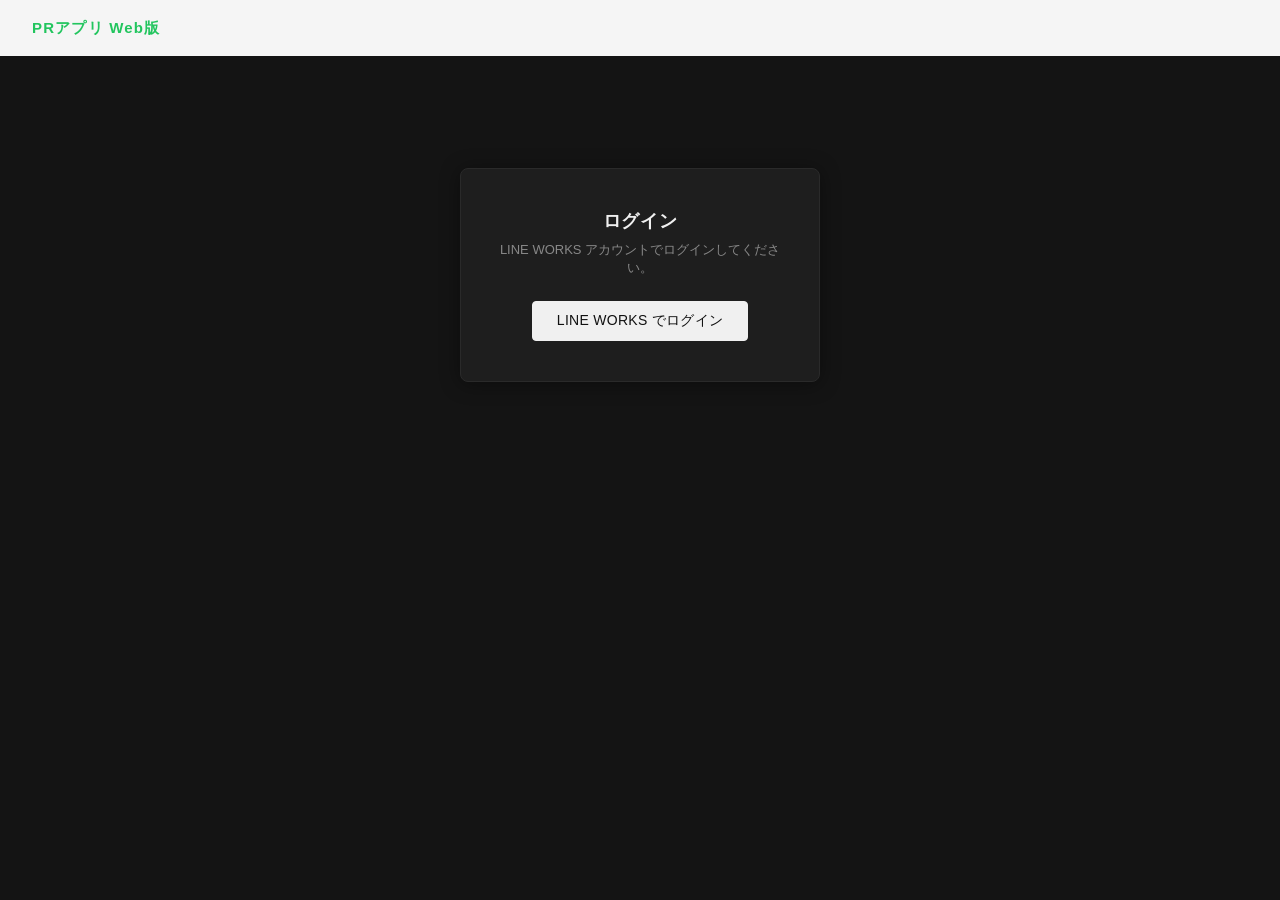
<file: forUsers/index.html>
<!doctype html>
<html lang="ja">
<head>
  <meta charset="utf-8" />
  <title>PRアプリ Web版</title>
  <meta name="viewport" content="width=device-width, initial-scale=1" />
  <link rel="stylesheet" href="style.css" />
  <script src="main.js" defer></script>
</head>
<body>
<header class="site-header">
  <span class="site-title">PRアプリ Web版</span>
  <div id="headerActions" class="header-actions" hidden>
    <button id="newTaskBtn" class="btn btn-primary" type="button">＋ タスク追加</button>
    <button id="syncBtn"    class="btn"             type="button">再読み込み</button>
    <button id="logoutBtn"  class="btn btn-danger"  type="button">ログアウト</button>
  </div>
</header>

<main class="wrap">
  <!-- ログインセクション -->
  <section id="loginSection" class="card">
    <h2>ログイン</h2>
    <p>LINE WORKS アカウントでログインしてください。</p>
    <a href="oauth_login.php" class="btn btn-primary">LINE WORKS でログイン</a>
  </section>

  <!-- メインセクション -->
  <section id="mainSection" hidden>
    <p id="status" class="status"></p>
    <div id="categories" class="categories"></div>
  </section>
</main>

<!-- タスクモーダル -->
<div id="taskModal" class="modal-backdrop" hidden>
  <div class="modal">
    <div class="modal-header">
      <h3 id="taskModalTitle">タスクを作成</h3>
      <button id="taskModalClose" class="modal-close" type="button">✕</button>
    </div>
    <form id="taskForm" class="modal-form">
      <label class="form-label">顧客名 <span class="required">*</span>
        <input type="text" name="customer" class="form-input" placeholder="例: 田中商事" autocomplete="off">
      </label>
      <label class="form-label">用件 <span class="required">*</span>
        <input type="text" name="requirement" class="form-input" placeholder="例: 見積もり対応" autocomplete="off">
      </label>
      <label class="form-label">メモ
        <textarea name="note" class="form-input form-textarea" placeholder="内容・メモ" rows="3"></textarea>
      </label>
      <label class="form-label">期限
        <input type="date" name="dueDate" class="form-input">
      </label>
      <label class="form-label">カテゴリ
        <select name="category" class="form-input form-select">
          <option>商談</option>
          <option>修理</option>
          <option>巡回</option>
          <option>その他</option>
        </select>
      </label>
      <label class="form-label">受注番号
        <input type="text" name="juchu_num" class="form-input" placeholder="受注番号" autocomplete="off">
      </label>
      <div class="modal-footer">
        <button type="button" id="taskCancelBtn" class="btn">キャンセル</button>
        <button type="submit" class="btn btn-primary">保存</button>
      </div>
    </form>
  </div>
</div>

<!-- 予定モーダル -->
<div id="eventModal" class="modal-backdrop" hidden>
  <div class="modal">
    <div class="modal-header">
      <h3 id="eventModalTitle">予定を追加</h3>
      <button id="eventModalClose" class="modal-close" type="button">✕</button>
    </div>
    <form id="eventForm" class="modal-form">
      <label class="form-label">タイトル
        <input type="text" name="evTitle" class="form-input" placeholder="予定のタイトル">
      </label>
      <label class="form-label">開始日時 <span class="required">*</span>
        <div class="dt-row">
          <input type="date" name="evStartDate" class="form-input">
          <input type="time" name="evStartTime" class="form-input">
        </div>
      </label>
      <label class="form-label">終了日時 <span class="required">*</span>
        <div class="dt-row">
          <input type="date" name="evEndDate" class="form-input">
          <input type="time" name="evEndTime" class="form-input">
        </div>
      </label>
      <label class="form-label">メモ
        <textarea name="evNote" class="form-input form-textarea" rows="2"></textarea>
      </label>
      <label class="form-label">気持ち
        <div class="emo-group">
          <button type="button" class="emo-btn" data-score="1">😢</button>
          <button type="button" class="emo-btn" data-score="2">😞</button>
          <button type="button" class="emo-btn" data-score="3">😐</button>
          <button type="button" class="emo-btn" data-score="4">😊</button>
          <button type="button" class="emo-btn" data-score="5">❤️</button>
        </div>
        <input type="hidden" name="emo_score" value="0">
      </label>
      <div class="modal-footer">
        <button type="button" id="eventCancelBtn" class="btn">キャンセル</button>
        <button type="submit" class="btn btn-primary">保存</button>
      </div>
    </form>
  </div>
</div>

</body>
</html>
</file>
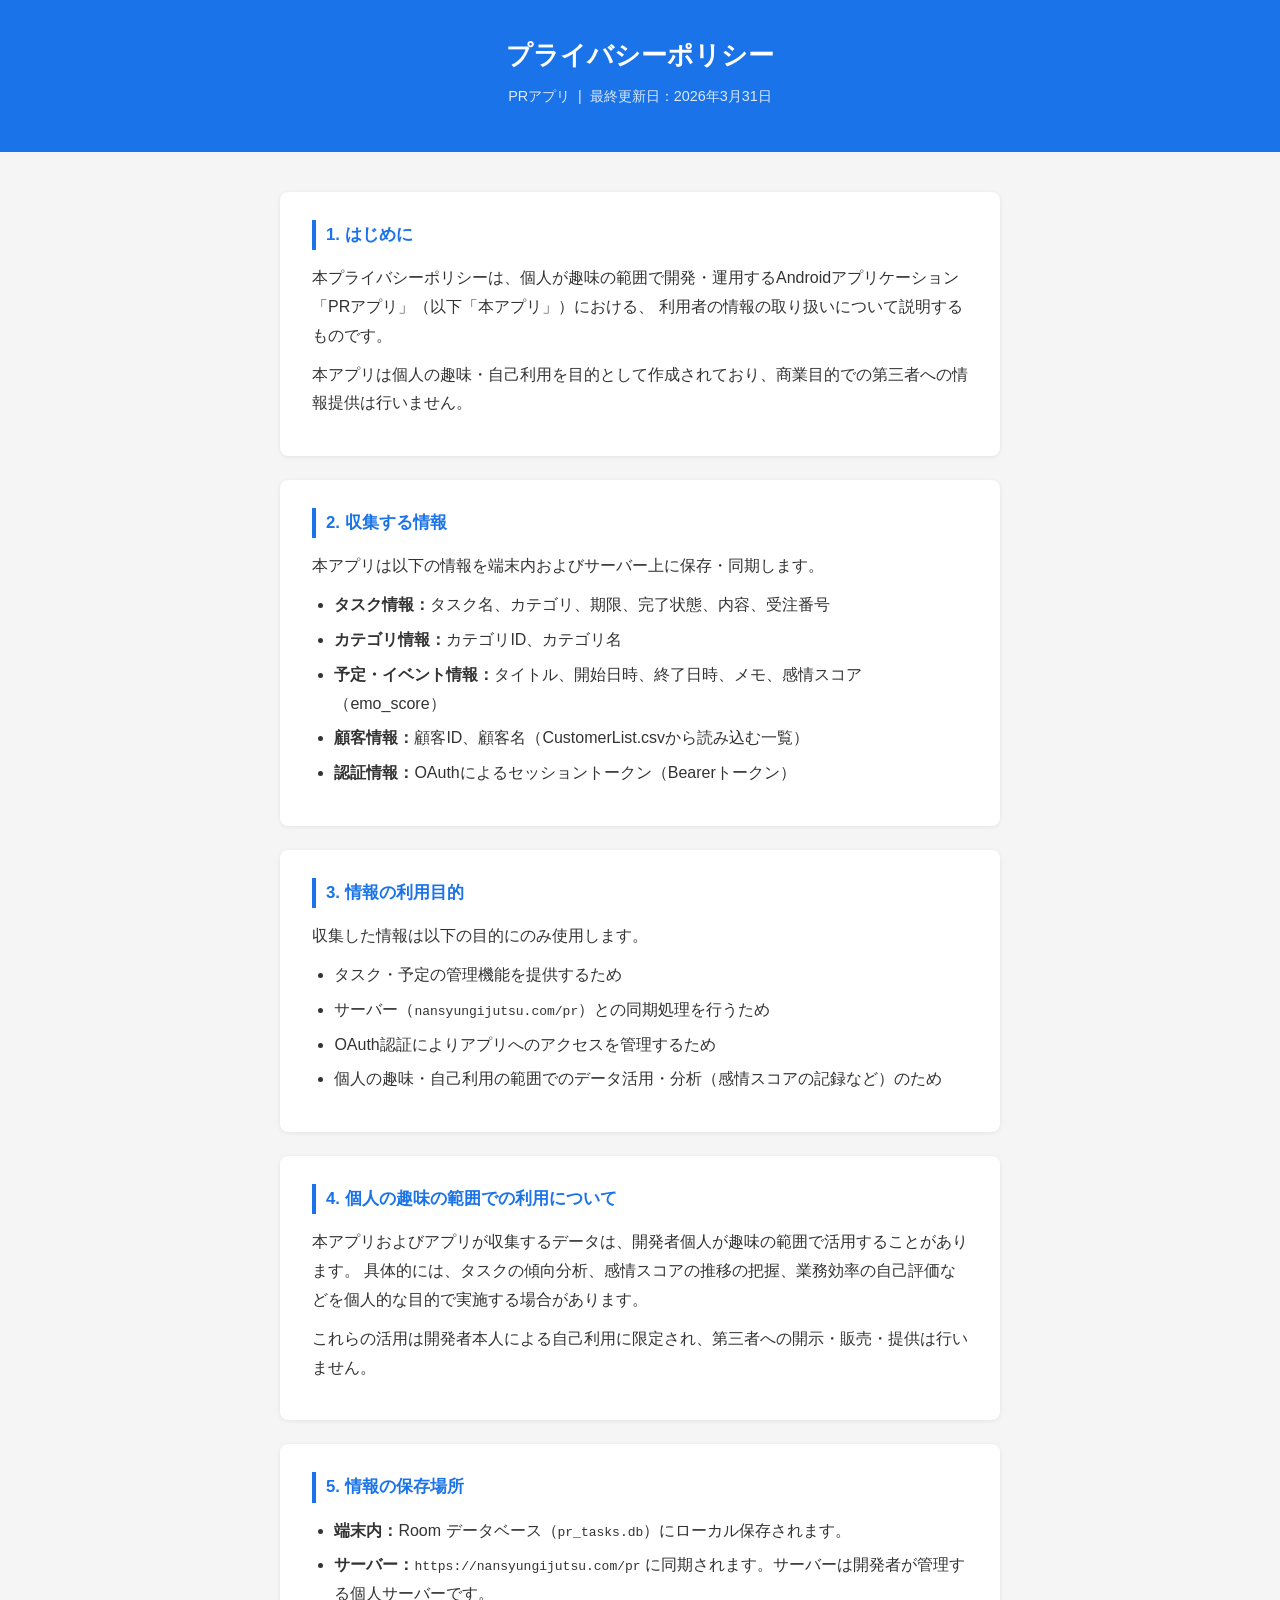
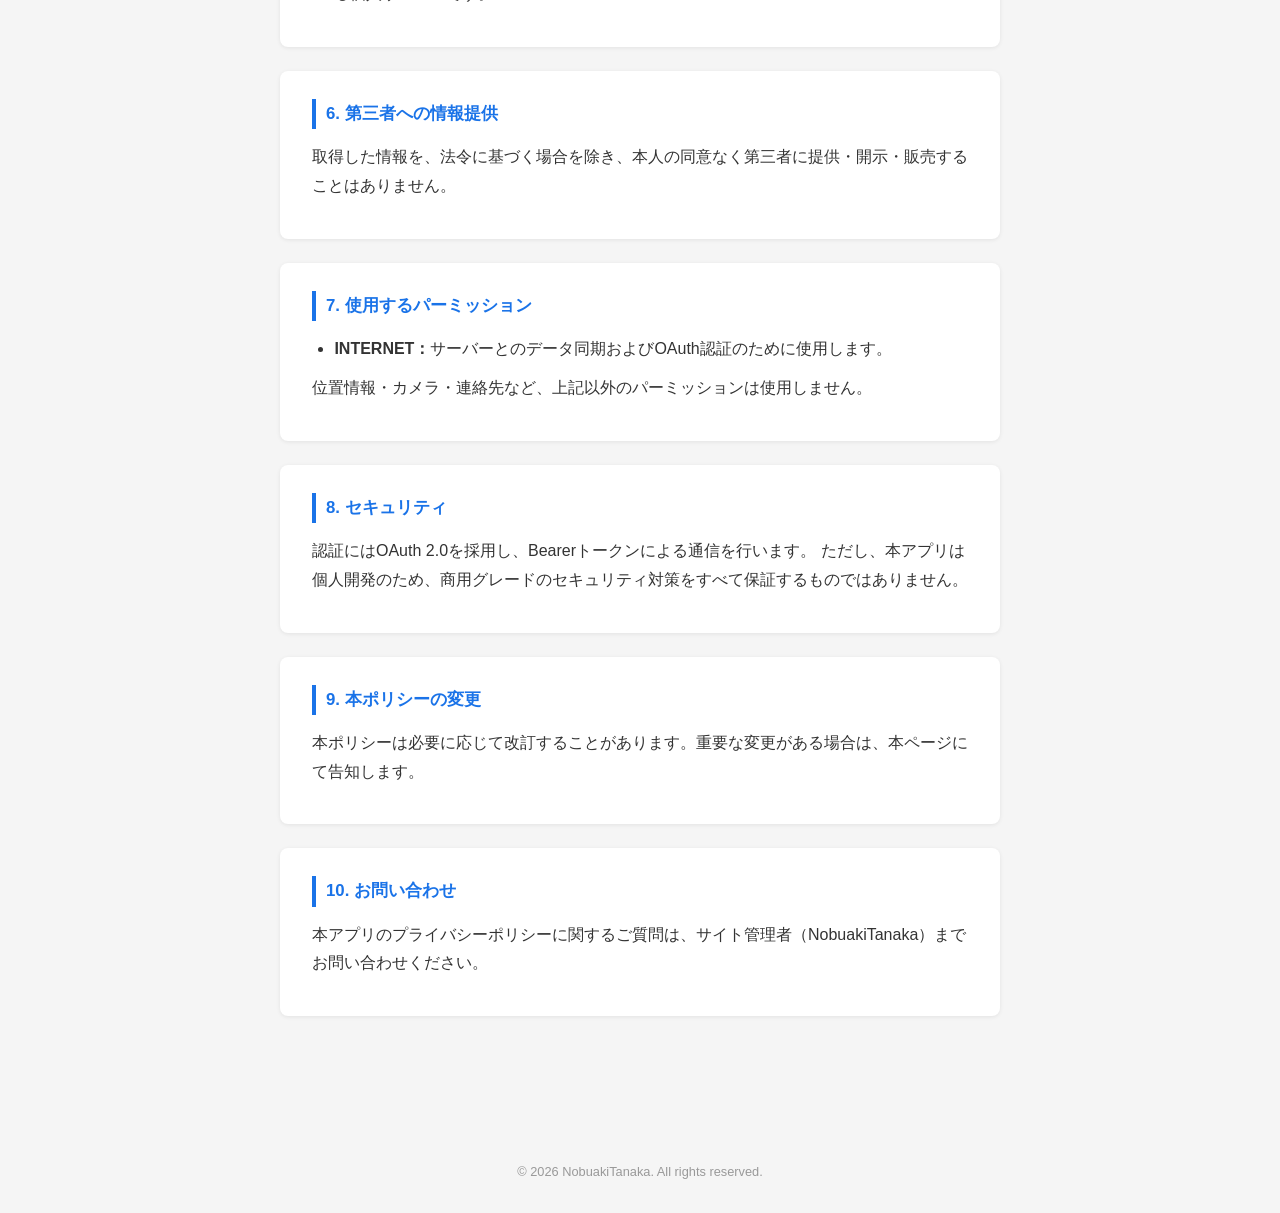
<file: privacy_policy/index.html>
<!DOCTYPE html>
<html lang="ja">
<head>
  <meta charset="UTF-8">
  <meta name="viewport" content="width=device-width, initial-scale=1.0">
  <title>プライバシーポリシー - PRアプリ</title>
  <link rel="stylesheet" href="style.css">
</head>
<body>

<header>
  <h1>プライバシーポリシー</h1>
  <p>PRアプリ &nbsp;|&nbsp; 最終更新日：2026年3月31日</p>
</header>

<main>

  <section>
    <h2>1. はじめに</h2>
    <p>
      本プライバシーポリシーは、個人が趣味の範囲で開発・運用するAndroidアプリケーション「PRアプリ」（以下「本アプリ」）における、
      利用者の情報の取り扱いについて説明するものです。
    </p>
    <p>
      本アプリは個人の趣味・自己利用を目的として作成されており、商業目的での第三者への情報提供は行いません。
    </p>
  </section>

  <section>
    <h2>2. 収集する情報</h2>
    <p>本アプリは以下の情報を端末内およびサーバー上に保存・同期します。</p>
    <ul>
      <li><strong>タスク情報：</strong>タスク名、カテゴリ、期限、完了状態、内容、受注番号</li>
      <li><strong>カテゴリ情報：</strong>カテゴリID、カテゴリ名</li>
      <li><strong>予定・イベント情報：</strong>タイトル、開始日時、終了日時、メモ、感情スコア（emo_score）</li>
      <li><strong>顧客情報：</strong>顧客ID、顧客名（CustomerList.csvから読み込む一覧）</li>
      <li><strong>認証情報：</strong>OAuthによるセッショントークン（Bearerトークン）</li>
    </ul>
  </section>

  <section>
    <h2>3. 情報の利用目的</h2>
    <p>収集した情報は以下の目的にのみ使用します。</p>
    <ul>
      <li>タスク・予定の管理機能を提供するため</li>
      <li>サーバー（<code>nansyungijutsu.com/pr</code>）との同期処理を行うため</li>
      <li>OAuth認証によりアプリへのアクセスを管理するため</li>
      <li>個人の趣味・自己利用の範囲でのデータ活用・分析（感情スコアの記録など）のため</li>
    </ul>
  </section>

  <section>
    <h2>4. 個人の趣味の範囲での利用について</h2>
    <p>
      本アプリおよびアプリが収集するデータは、開発者個人が趣味の範囲で活用することがあります。
      具体的には、タスクの傾向分析、感情スコアの推移の把握、業務効率の自己評価などを個人的な目的で実施する場合があります。
    </p>
    <p>
      これらの活用は開発者本人による自己利用に限定され、第三者への開示・販売・提供は行いません。
    </p>
  </section>

  <section>
    <h2>5. 情報の保存場所</h2>
    <ul>
      <li><strong>端末内：</strong>Room データベース（<code>pr_tasks.db</code>）にローカル保存されます。</li>
      <li><strong>サーバー：</strong><code>https://nansyungijutsu.com/pr</code> に同期されます。サーバーは開発者が管理する個人サーバーです。</li>
    </ul>
  </section>

  <section>
    <h2>6. 第三者への情報提供</h2>
    <p>
      取得した情報を、法令に基づく場合を除き、本人の同意なく第三者に提供・開示・販売することはありません。
    </p>
  </section>

  <section>
    <h2>7. 使用するパーミッション</h2>
    <ul>
      <li><strong>INTERNET：</strong>サーバーとのデータ同期およびOAuth認証のために使用します。</li>
    </ul>
    <p>位置情報・カメラ・連絡先など、上記以外のパーミッションは使用しません。</p>
  </section>

  <section>
    <h2>8. セキュリティ</h2>
    <p>
      認証にはOAuth 2.0を採用し、Bearerトークンによる通信を行います。
      ただし、本アプリは個人開発のため、商用グレードのセキュリティ対策をすべて保証するものではありません。
    </p>
  </section>

  <section>
    <h2>9. 本ポリシーの変更</h2>
    <p>
      本ポリシーは必要に応じて改訂することがあります。重要な変更がある場合は、本ページにて告知します。
    </p>
  </section>

  <section>
    <h2>10. お問い合わせ</h2>
    <p>
      本アプリのプライバシーポリシーに関するご質問は、サイト管理者（NobuakiTanaka）までお問い合わせください。
    </p>
  </section>

</main>

<footer>
  <p>&copy; 2026 NobuakiTanaka. All rights reserved.</p>
</footer>

</body>
</html>
</file>
<file: forUsers/style.css>
*,
*::before,
*::after { box-sizing: border-box; }
[hidden] { display: none !important; }

/* ── ベース ─────────────────────────────────── */
body {
  margin: 0;
  font-family: "Helvetica Neue", Arial, "Hiragino Kaku Gothic ProN", "Hiragino Sans", sans-serif;
  background: #141414;
  color: #f0f0f0;
  -webkit-font-smoothing: antialiased;
}

/* ── ヘッダー ────────────────────────────────── */
.site-header {
  display: flex;
  align-items: center;
  justify-content: space-between;
  padding: 0 32px;
  height: 56px;
  background: #f5f5f5;
  position: sticky;
  top: 0;
  z-index: 100;
}

.site-title {
  font-size: 15px;
  font-weight: 600;
  letter-spacing: .08em;
  color: #22c55e;
}

.header-actions {
  display: flex;
  gap: 8px;
  align-items: center;
}

/* ── レイアウト ──────────────────────────────── */
.wrap {
  max-width: 800px;
  margin: 0 auto;
  padding: 32px 16px 80px;
}

/* ── ステータス ──────────────────────────────── */
.status {
  font-size: 12px;
  color: #666;
  margin: 0 0 12px;
  min-height: 16px;
  letter-spacing: .02em;
}

/* ── ボタン ──────────────────────────────────── */
.btn {
  display: inline-flex;
  align-items: center;
  gap: 4px;
  border: 1px solid #444;
  border-radius: 4px;
  padding: 6px 16px;
  font-size: 13px;
  font-family: inherit;
  cursor: pointer;
  background: #1e1e1e;
  color: #f0f0f0;
  transition: background .12s, border-color .12s, color .12s;
  white-space: nowrap;
  letter-spacing: .02em;
}
.btn:hover    { background: #2a2a2a; border-color: #666; }
.btn:active   { background: #333; }
.btn:disabled { opacity: .4; cursor: not-allowed; }

/* ヘッダー内のボタンは暗色（ライトヘッダー上） */
.site-header .btn {
  background: transparent;
  border-color: #bbb;
  color: #333;
}
.site-header .btn:hover { background: #e0e0e0; border-color: #888; color: #111; }

.btn-danger {
  border-color: #7f1d1d;
  color: #f87171;
}
.btn-danger:hover { background: #2a0a0a; border-color: #991b1b; }

.btn-sm {
  padding: 3px 10px;
  font-size: 11px;
  border-radius: 3px;
}

/* ── ログインカード ──────────────────────────── */
#loginSection {
  max-width: 360px;
  margin: 80px auto 0;
  background: #1e1e1e;
  border: 1px solid #2a2a2a;
  border-radius: 8px;
  padding: 40px 32px;
  text-align: center;
  box-shadow: 0 2px 20px rgba(0,0,0,.4);
}
#loginSection h2 {
  margin: 0 0 8px;
  font-size: 18px;
  font-weight: 600;
  letter-spacing: .04em;
  color: #f0f0f0;
}
#loginSection p {
  margin: 0 0 24px;
  font-size: 13px;
  color: #888;
}
#loginSection a.btn {
  display: inline-block;
  text-decoration: none;
  background: #f0f0f0;
  color: #111;
  border-color: #f0f0f0;
  padding: 10px 24px;
  font-size: 14px;
}
#loginSection a.btn:hover { background: #ddd; border-color: #ddd; }

/* ── カテゴリ ─────────────────────────────────── */
.categories {
  display: flex;
  flex-direction: column;
  gap: 1px;
}

.category {
  background: #1e1e1e;
  border: 1px solid #2a2a2a;
  border-radius: 6px;
  overflow: hidden;
}

.category-header {
  display: flex;
  align-items: center;
  justify-content: space-between;
  padding: 12px 16px;
  cursor: pointer;
  user-select: none;
  transition: background .1s;
  background: #f5f5f5;
  color: #000;
}
.category-header:hover { background: #252525; }

.category-header-left {
  display: flex;
  align-items: center;
  gap: 10px;
}

.chevron {
  font-size: 10px;
  color: #666;
  width: 12px;
  text-align: center;
}

.category-name {
  font-size: 13px;
  font-weight: 600;
  letter-spacing: .02em;
}

.category-count {
  font-size: 11px;
  color: #888;
  background: #2a2a2a;
  border-radius: 20px;
  padding: 1px 8px;
}

.category-body {
  display: none;
  border-top: 1px solid #2a2a2a;
}
.category-body.open { display: block; }

/* ── タスク ──────────────────────────────────── */
.task-list {
  display: flex;
  flex-direction: column;
}

.task-item {
  padding: 10px 16px;
  border-bottom: 1px solid #2a2a2a;
  transition: background .1s;
}
.task-item:last-child { border-bottom: none; }
.task-item:hover { background: #252525; }
.task-item.done  { opacity: .4; }

.task-header {
  display: flex;
  align-items: flex-start;
  justify-content: space-between;
  gap: 12px;
}

.task-name-wrap {
  flex: 1;
  min-width: 0;
}

.task-name {
  font-size: 13px;
  line-height: 1.5;
  word-break: break-word;
  display: block;
}
.task-item.done .task-name { text-decoration: line-through; }

.task-meta-row {
  display: flex;
  gap: 12px;
  margin-top: 3px;
}

.task-deadline {
  font-size: 11px;
  color: #888;
}

.task-actions {
  display: flex;
  gap: 4px;
  flex-shrink: 0;
  align-items: center;
}

/* ── 予定トグルボタン ────────────────────────── */
.btn-events-toggle {
  background: #1e1e1e;
  border-color: #444;
  color: #888;
}
.btn-events-toggle:hover  { background: #2a2a2a; }
.btn-events-toggle.active { background: #22c55e; border-color: #22c55e; color: #fff; }

/* ── 予定セクション ──────────────────────────── */
.event-section {
  margin: 6px 0 2px 0;
  display: flex;
  flex-direction: column;
  gap: 2px;
}

.event-list {
  display: flex;
  flex-direction: column;
  gap: 2px;
}

.event-row {
  display: flex;
  align-items: flex-start;
  padding: 6px 10px;
  border-left: 2px solid #22c55e;
  background: #1a1a1a;
  border-radius: 0 4px 4px 0;
}

.event-info {
  flex: 1;
  min-width: 0;
  display: flex;
  flex-direction: column;
  gap: 2px;
}

.event-title { font-size: 12px; font-weight: 500; }
.event-time  { font-size: 11px; color: #888; }
.event-memo  { font-size: 11px; color: #666; }

/* ── プライマリボタン ────────────────────────── */
.btn-primary { background: #22c55e; border-color: #22c55e; color: #fff; }
.btn-primary:hover { background: #16a34a; border-color: #16a34a; color: #fff; }

.site-header .btn-primary { background: #22c55e; border-color: #22c55e; color: #fff; }
.site-header .btn-primary:hover { background: #16a34a; border-color: #16a34a; color: #fff; }

/* ── タスク名クリック ────────────────────────── */
.task-name-link { cursor: pointer; }
.task-name-link:hover { text-decoration: underline; color: #22c55e; }

/* ── 予定行クリック ─────────────────────────── */
.event-row-clickable { cursor: pointer; }
.event-row-clickable:hover { background: #222; }

/* ── 予定追加ボタン ─────────────────────────── */
.btn-add-event {
  display: block;
  margin: 6px 10px 4px;
  color: #22c55e;
  border-color: #22c55e;
  background: transparent;
}
.btn-add-event:hover { background: #0f2d1a; }

/* ── モーダル ─────────────────────────────────── */
.modal-backdrop {
  position: fixed;
  inset: 0;
  background: rgba(0, 0, 0, .6);
  display: flex;
  align-items: center;
  justify-content: center;
  z-index: 200;
  padding: 16px;
}

.modal {
  background: #1e1e1e;
  border: 1px solid #2a2a2a;
  border-radius: 8px;
  width: 100%;
  max-width: 440px;
  max-height: 90vh;
  overflow-y: auto;
  box-shadow: 0 8px 40px rgba(0, 0, 0, .6);
}

.modal-header {
  display: flex;
  align-items: center;
  justify-content: space-between;
  padding: 16px 20px;
  border-bottom: 1px solid #2a2a2a;
}
.modal-header h3 {
  margin: 0;
  font-size: 15px;
  font-weight: 600;
  color: #f0f0f0;
}

.modal-close {
  background: none;
  border: none;
  color: #888;
  font-size: 16px;
  cursor: pointer;
  padding: 4px 8px;
  line-height: 1;
  border-radius: 4px;
}
.modal-close:hover { background: #2a2a2a; color: #f0f0f0; }

.modal-form {
  padding: 16px 20px;
  display: flex;
  flex-direction: column;
  gap: 12px;
}

.modal-footer {
  display: flex;
  justify-content: flex-end;
  gap: 8px;
  padding-top: 4px;
}

/* ── フォーム部品 ────────────────────────────── */
.form-label {
  display: flex;
  flex-direction: column;
  gap: 4px;
  font-size: 12px;
  color: #aaa;
}
.required { color: #f87171; }

.form-input {
  background: #141414;
  border: 1px solid #333;
  border-radius: 4px;
  color: #f0f0f0;
  font-family: inherit;
  font-size: 13px;
  padding: 7px 10px;
  outline: none;
  width: 100%;
  box-sizing: border-box;
  transition: border-color .12s;
}
.form-input:focus { border-color: #22c55e; }
.form-input[readonly] { color: #888; cursor: default; }

.form-textarea { resize: vertical; min-height: 60px; }
.form-select   { cursor: pointer; }

.dt-row { display: flex; gap: 8px; }
.dt-row .form-input:first-child { flex: 3; }
.dt-row .form-input:last-child  { flex: 2; }

/* ── 気持ちボタン ────────────────────────────── */
.emo-group { display: flex; gap: 6px; margin-top: 2px; }

.emo-btn {
  font-size: 20px;
  background: #141414;
  border: 1px solid #333;
  border-radius: 6px;
  padding: 4px 8px;
  cursor: pointer;
  transition: border-color .12s, background .12s;
  line-height: 1.4;
}
.emo-btn:hover   { background: #2a2a2a; border-color: #555; }
.emo-btn.selected { border-color: #22c55e; background: #0f2d1a; }

/* ── タスクチェックボックス ──────────────────────── */
.task-checkbox {
  flex-shrink: 0;
  width: 16px;
  height: 16px;
  margin: 2px 10px 0 0;
  cursor: pointer;
  accent-color: #22c55e;
}

/* ── 完了済みセクション ─────────────────────────── */
.category-completed > .category-header {
  background: #e8e8e8;
  color: #555;
}
.category-completed .task-item { opacity: .5; }
.category-completed .task-name { text-decoration: line-through; }
</file>
<file: privacy_policy/style.css>
*, *::before, *::after { box-sizing: border-box; margin: 0; padding: 0; }
body {
  font-family: "Hiragino Sans", "Noto Sans JP", sans-serif;
  background: #f5f5f5;
  color: #333;
  line-height: 1.8;
}
header {
  background: #1a73e8;
  color: #fff;
  padding: 32px 24px;
  text-align: center;
}
header h1 { font-size: 1.6rem; font-weight: 700; }
header p  { font-size: 0.9rem; margin-top: 6px; opacity: 0.85; }
main {
  max-width: 760px;
  margin: 40px auto;
  padding: 0 20px 60px;
}
section {
  background: #fff;
  border-radius: 8px;
  padding: 28px 32px;
  margin-bottom: 24px;
  box-shadow: 0 1px 4px rgba(0,0,0,0.08);
}
h2 {
  font-size: 1.05rem;
  font-weight: 700;
  color: #1a73e8;
  border-left: 4px solid #1a73e8;
  padding-left: 10px;
  margin-bottom: 14px;
}
p { margin-bottom: 10px; }
ul {
  padding-left: 1.4em;
  margin-bottom: 10px;
}
ul li { margin-bottom: 6px; }
footer {
  text-align: center;
  font-size: 0.8rem;
  color: #999;
  padding: 20px;
}
</file>
